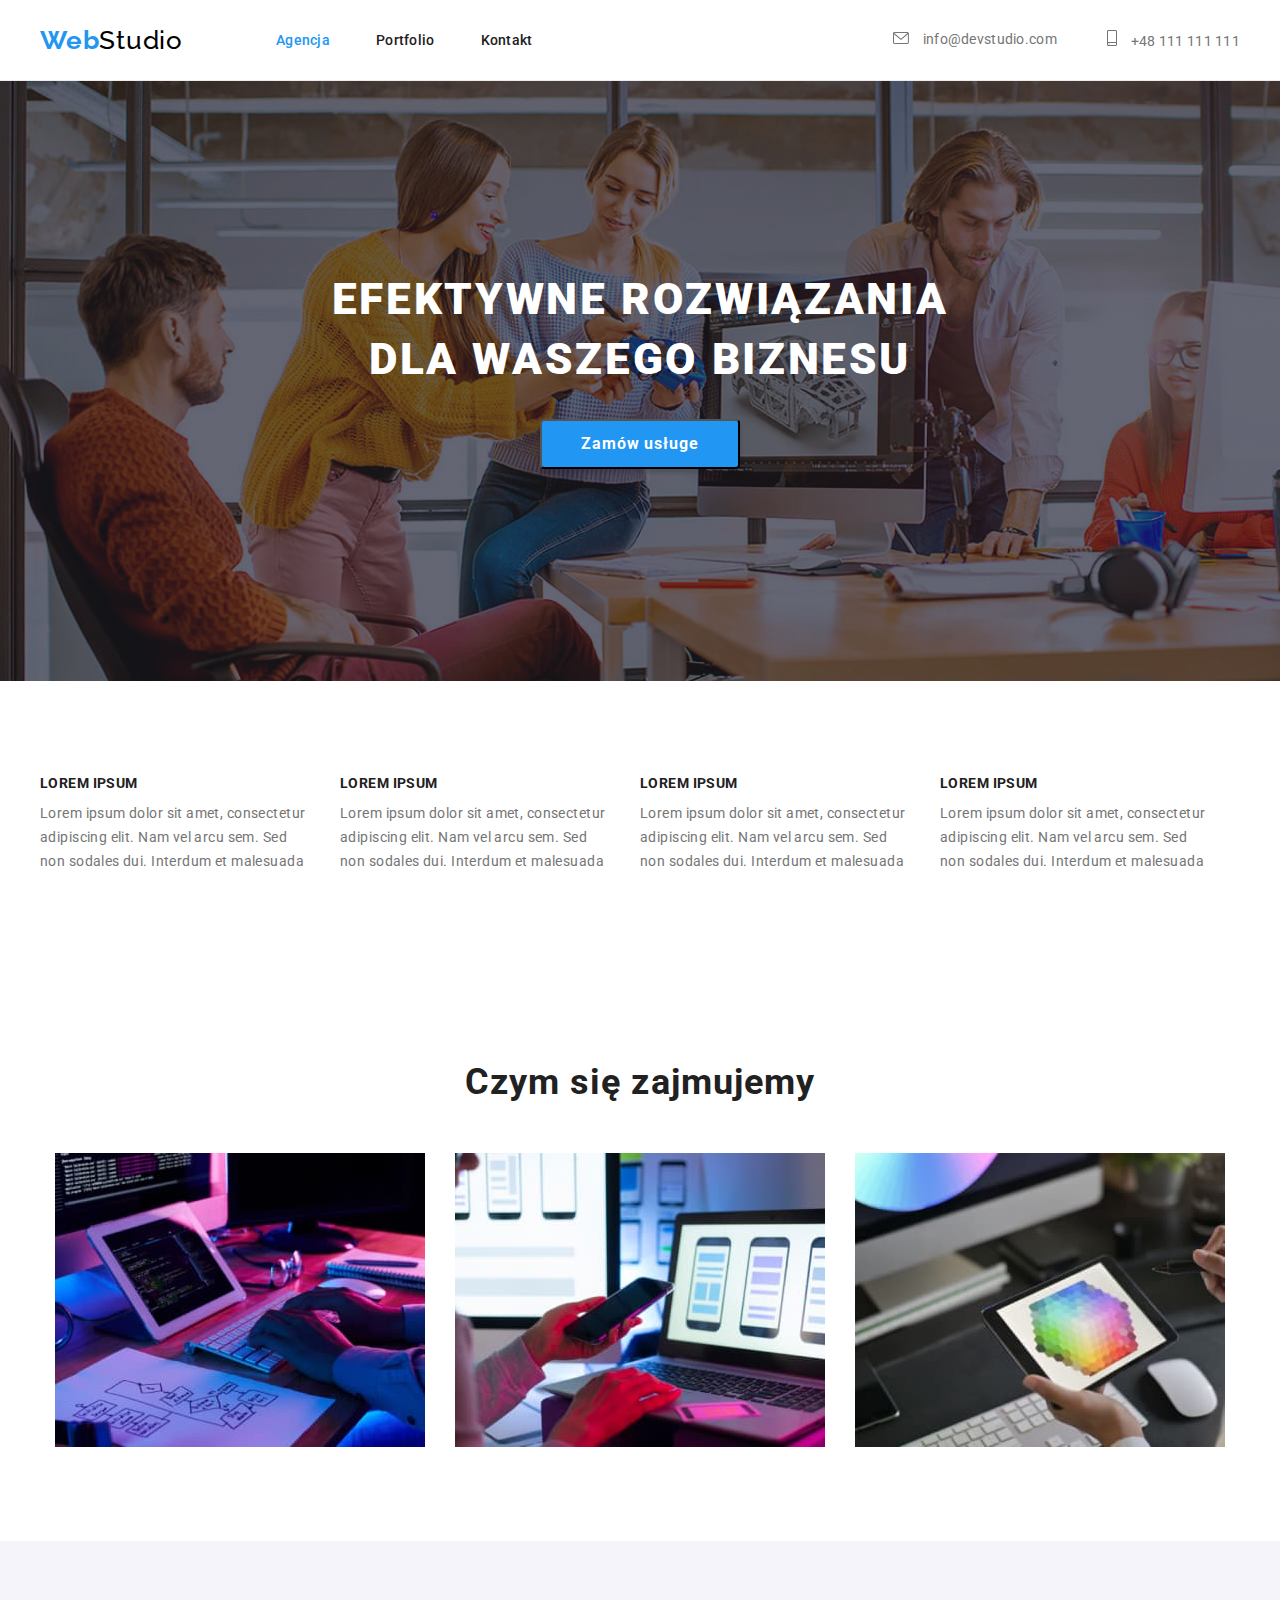
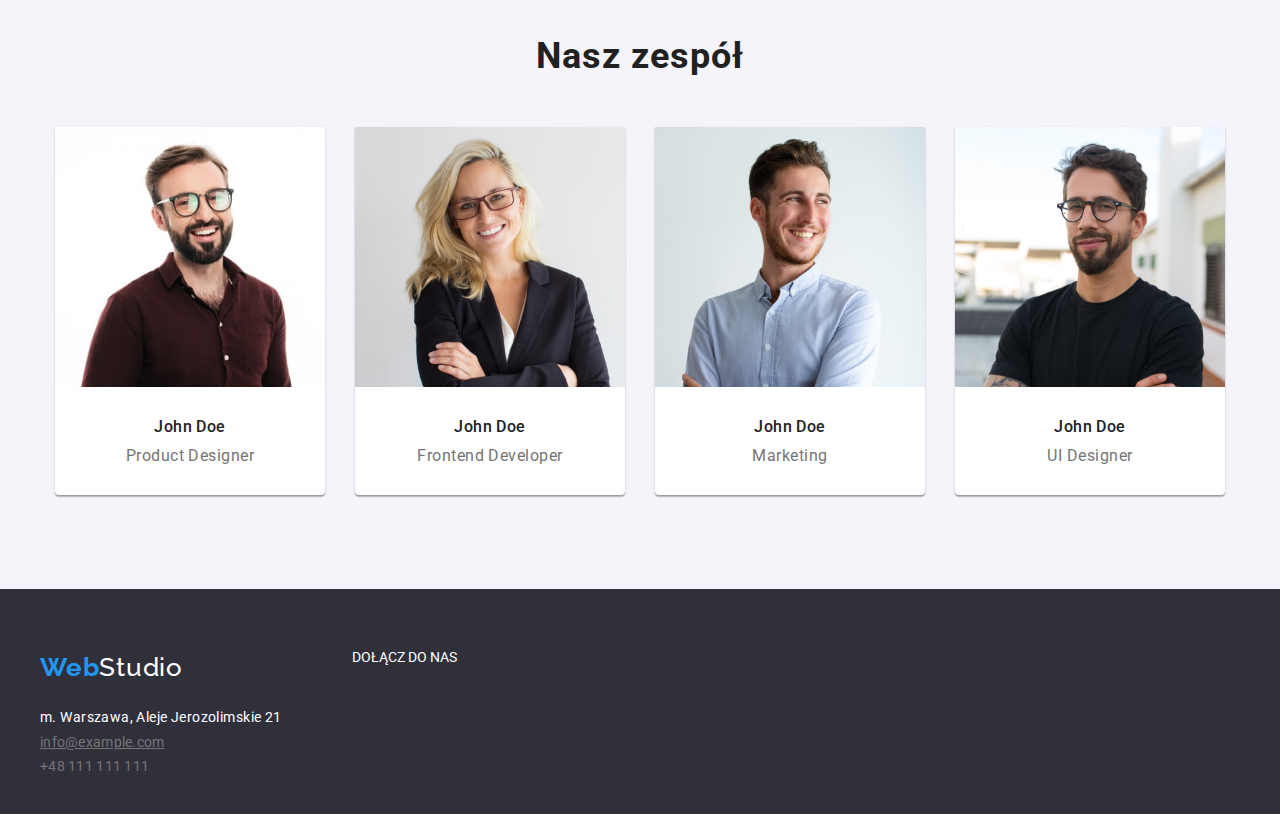
<file: index.html>
<!DOCTYPE html>
<html lang="en">
  <head>
    <meta charset="UTF-8" />
    <meta http-equiv="X-UA-Compatible" content="IE=edge" />
    <meta name="viewport" content="width=device-width, initial-scale=1.0" />
    <title>Studio</title>
    <link
      rel="stylesheet"
      href="https://cdnjs.cloudflare.com/ajax/libs/modern-normalize/1.1.0/modern-normalize.min.css"
    />
    <link rel="preconnect" href="https://fonts.googleapis.com" />
    <link rel="preconnect" href="https://fonts.gstatic.com" crossorigin />
    <link
      href="https://fonts.googleapis.com/css2?family=Raleway:wght@700&family=Roboto:wght@400;500;700;900&display=swap"
      rel="stylesheet"
    />
    <link rel="stylesheet" href="css/styles.css" />
  </head>
  <header class="header">
    <div class="container">
      <div class="header-container">
        <a class="link-normal" href="./index.html"
          ><span class="web-title">Web</span
          ><span class="web-title-black">Studio</span>
        </a>
        <nav class="nav">
          <ul class="nav-list">
            <li>
              <a class="link-normal link-current" href="./index.html"
                >Agencja</a
              >
            </li>
            <li>
              <a class="link-normal" href="./portfolio.html">Portfolio</a>
            </li>
            <li><a class="link-normal" href="#">Kontakt</a></li>
          </ul>
        </nav>
        <ul class="contact-list">
          <li>
            <svg class="icon-contacts" height="12px" width="16px">
              <use href="./images/icons.svg#icon-envelope"></use>
            </svg>
            <a class="contacts" href="mailto:info@devstudio.com"
              >info@devstudio.com</a
            >
          </li>
          <li>
            <svg class="icon-contacts" height="16px" width="10px">
              <use href="./images/icons.svg#icon-smartphone"></use>
            </svg>
            <a class="contacts" href="tel:+48111111111">+48 111 111 111</a>
          </li>
        </ul>
      </div>
    </div>
  </header>
  <body>
    <section class="section banner">
      <div class="container">
        <div class="banner-flex">
          <h1 class="main-title ban-tit-items">
            efektywne rozwiązania dla waszego biznesu
          </h1>
          <div class="ban-tit-button">
            <button class="button-head" type="button">Zamów usługe</button>
          </div>
        </div>
      </div>
    </section>
    <main>
      <section class="section">
        <div class="container">
          <article>
            <ul class="about-section">
              <li class="about-li">
                <h2 class="feature-title">LOREM IPSUM</h2>
                <p class="feature-text">
                  Lorem ipsum dolor sit amet, consectetur adipiscing elit. Nam
                  vel arcu sem. Sed non sodales dui. Interdum et malesuada
                </p>
              </li>
              <li class="about-li">
                <h2 class="feature-title">LOREM IPSUM</h2>
                <p class="feature-text">
                  Lorem ipsum dolor sit amet, consectetur adipiscing elit. Nam
                  vel arcu sem. Sed non sodales dui. Interdum et malesuada
                </p>
              </li>
              <li class="about-li">
                <h2 class="feature-title">LOREM IPSUM</h2>
                <p class="feature-text">
                  Lorem ipsum dolor sit amet, consectetur adipiscing elit. Nam
                  vel arcu sem. Sed non sodales dui. Interdum et malesuada
                </p>
              </li>
              <li class="about-li">
                <h2 class="feature-title">LOREM IPSUM</h2>
                <p class="feature-text">
                  Lorem ipsum dolor sit amet, consectetur adipiscing elit. Nam
                  vel arcu sem. Sed non sodales dui. Interdum et malesuada
                </p>
              </li>
            </ul>
          </article>
        </div>
      </section>
      <section class="section">
        <div class="container">
          <article class="work-section">
            <div class="work-subtitle">
              <h2 class="subtitle">Czym się zajmujemy</h2>
            </div>
            <ul class="work-img">
              <li>
                <img
                  src="./images/programming.jpg"
                  width="370"
                  height="294"
                  alt="programming"
                />
              </li>
              <li>
                <img
                  src="./images/mobile.jpg"
                  width="370"
                  height="294"
                  alt="mobile programming"
                />
              </li>
              <li>
                <img
                  src="./images/colorstyle.jpg"
                  width="370"
                  height="294"
                  alt="style design"
                />
              </li>
            </ul>
          </article>
        </div>
      </section>
      <section class="section" style="background: #f5f4fa">
        <div class="container">
          <article class="work-section">
            <div class="work-subtitle">
              <h2 class="subtitle">Nasz zespół</h2>
            </div>
            <ul class="work-img" style="list-style: none">
              <li>
                <figure>
                  <img
                    src="./images/johndoe1.jpg"
                    width="270"
                    height="260"
                    alt="Photo of John Doe"
                  />
                  <figcaption>
                    <p class="name-title">John Doe</p>
                    <p class="name-text">Product Designer</p>
                  </figcaption>
                </figure>
              </li>
              <li>
                <figure>
                  <img
                    src="./images/johndoe2.jpg"
                    width="270"
                    height="260"
                    alt="Photo of John Doe"
                  />
                  <figcaption>
                    <p class="name-title">John Doe</p>
                    <p class="name-text">Frontend Developer</p>
                  </figcaption>
                </figure>
              </li>

              <li>
                <figure>
                  <img
                    src="./images/johndoe3.jpg"
                    width="270"
                    height="260"
                    alt="Photo of John Doe"
                  />
                  <figcaption>
                    <p class="name-title">John Doe</p>
                    <p class="name-text">Marketing</p>
                  </figcaption>
                </figure>
              </li>
              <li>
                <figure>
                  <img
                    src="./images/johndoe4.jpg"
                    width="270"
                    height="260"
                    alt="Photo of John Doe"
                  />
                  <figcaption>
                    <p class="name-title">John Doe</p>
                    <p class="name-text">UI Designer</p>
                  </figcaption>
                </figure>
              </li>
            </ul>
          </article>
        </div>
      </section>
    </main>
  </body>
  <footer class="footer">
    <section class="section foot-padd">
      <div class="container">
        <div class="foot-flex">
          <div class="foot-item">
            <a class="link-normal" href="./index.html"
              ><span class="web-title">Web</span
              ><span class="web-title-white">Studio</span></a
            >
            <address class="address-padd">
              <span class="address">m. Warszawa, Aleje Jerozolimskie 21</span
              ><br />
              <span class="contacts mail">info@example.com</span><br />
              <span class="contacts">+48 111 111 111</span><br />
            </address>
          </div>
          <div class="foot-item">
            <p>DOŁĄCZ DO NAS</p>
          </div>
        </div>
      </div>
    </section>
  </footer>
</html>
</file>
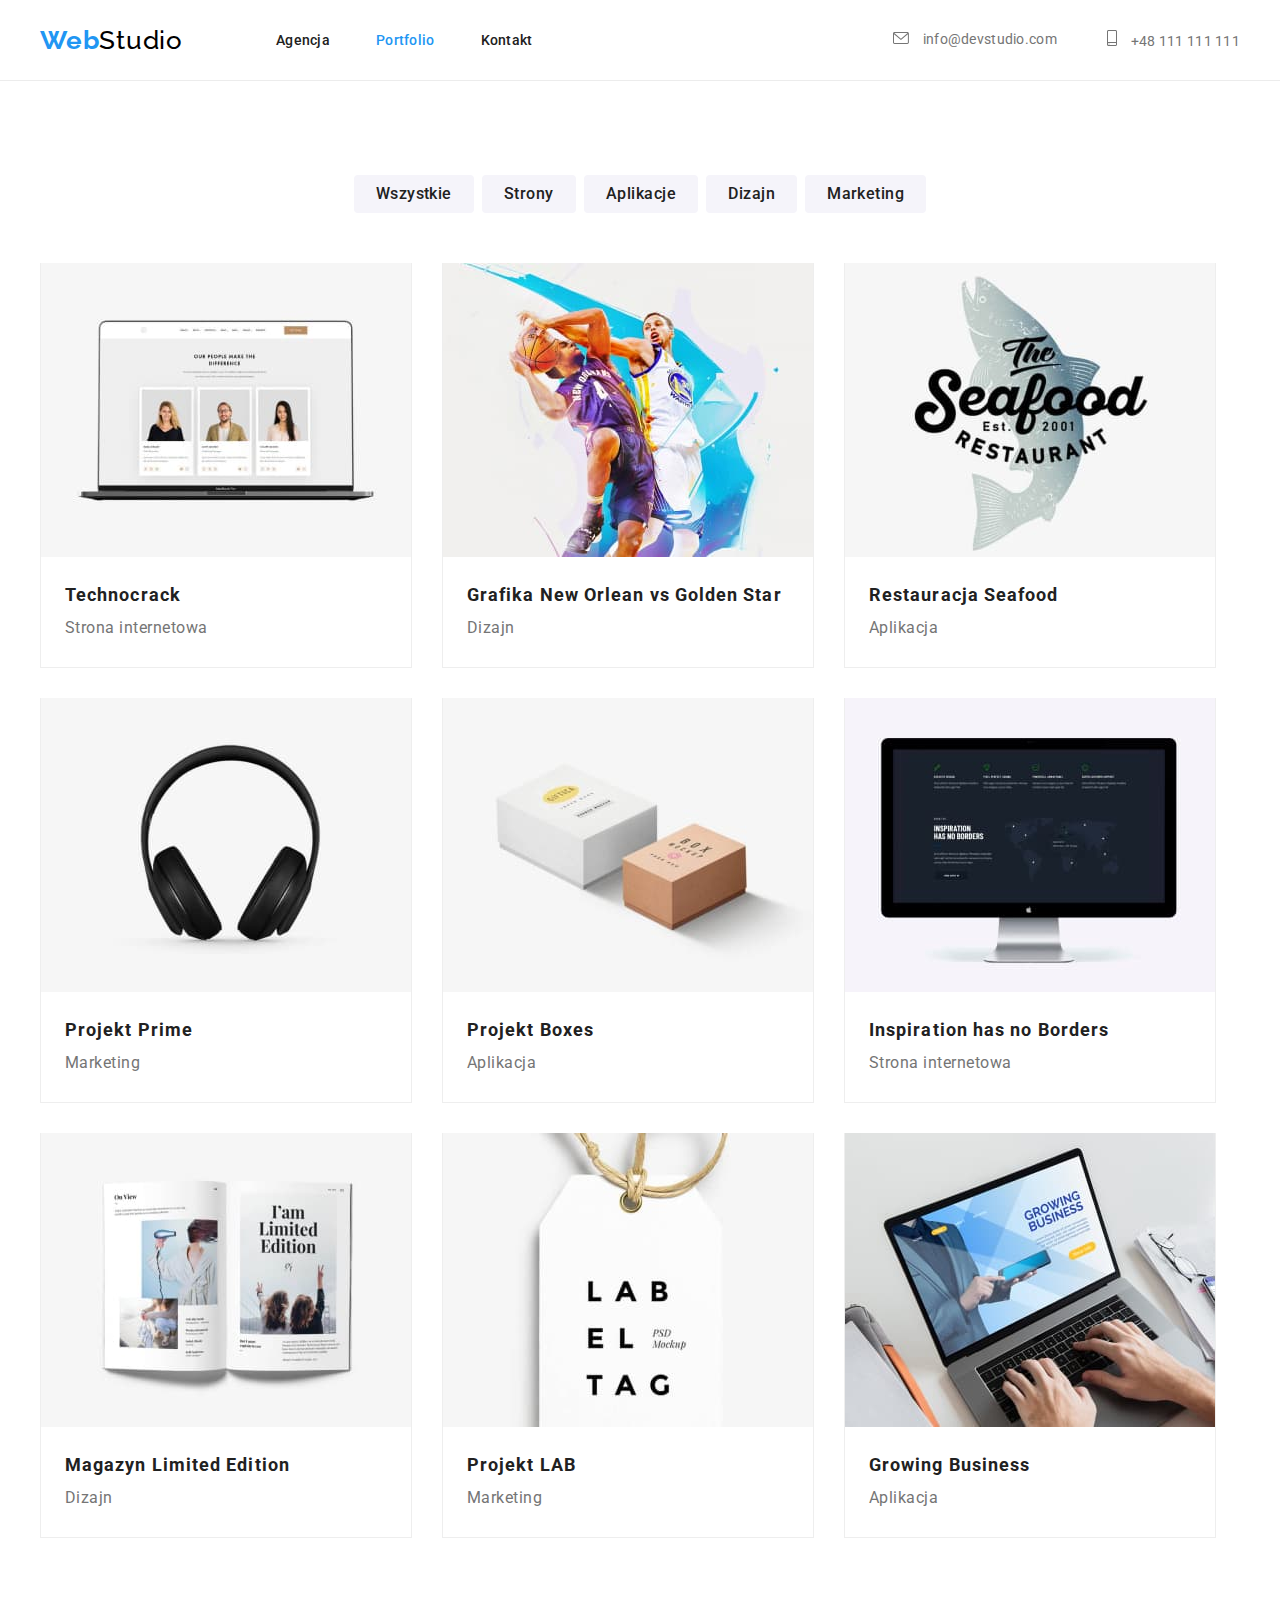
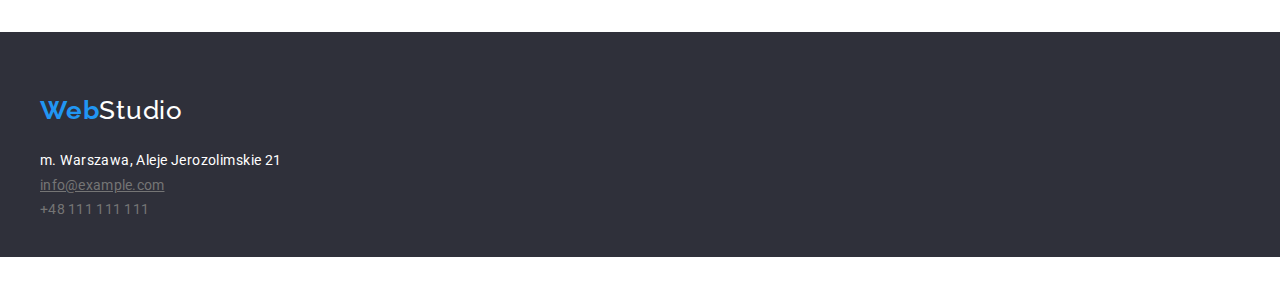
<file: portfolio.html>
<!DOCTYPE html>
<html lang="en">
  <head>
    <meta charset="UTF-8" />
    <meta http-equiv="X-UA-Compatible" content="IE=edge" />
    <meta name="viewport" content="width=device-width, initial-scale=1.0" />
    <title>Portfolio</title>
    <link
      rel="stylesheet"
      href="https://cdnjs.cloudflare.com/ajax/libs/modern-normalize/1.1.0/modern-normalize.min.css"
    />
    <link rel="preconnect" href="https://fonts.googleapis.com" />
    <link rel="preconnect" href="https://fonts.gstatic.com" crossorigin />
    <link
      href="https://fonts.googleapis.com/css2?family=Raleway:wght@700&family=Roboto:wght@400;500;700;900&display=swap"
      rel="stylesheet"
    />
    <link rel="stylesheet" href="css/styles.css" />
  </head>
  <header class="header">
    <div class="container">
      <div class="header-container">
        <a class="link-normal" href="./index.html"
          ><span class="web-title">Web</span
          ><span class="web-title-black">Studio</span>
        </a>
        <nav class="nav">
          <ul class="nav-list">
            <li><a class="link-normal" href="./index.html">Agencja</a></li>
            <li>
              <a class="link-normal link-current" href="./portfolio.html"
                >Portfolio</a
              >
            </li>
            <li><a class="link-normal" href="#">Kontakt</a></li>
          </ul>
        </nav>
        <ul class="contact-list">
          <li>
            <svg class="icon-contacts" height="12px" width="16px">
              <use href="./images/icons.svg#icon-envelope"></use>
            </svg>
            <a class="contacts" href="mailto:info@devstudio.com"
              >info@devstudio.com</a
            >
          </li>
          <li>
            <svg class="icon-contacts" height="16px" width="10px">
              <use href="./images/icons.svg#icon-smartphone"></use>
            </svg>
            <a class="contacts" href="tel:+48111111111">+48 111 111 111</a>
          </li>
        </ul>
      </div>
    </div>
  </header>
  <body>
    <main>
      <section class="section">
        <div class="container">
          <ul class="flex-buttons" style="list-style: none">
            <li>
              <button class="button-filter" type="button">Wszystkie</button>
            </li>
            <li><button class="button-filter" type="button">Strony</button></li>
            <li>
              <button class="button-filter" type="button">Aplikacje</button>
            </li>
            <li><button class="button-filter" type="button">Dizajn</button></li>
            <li>
              <button class="button-filter" type="button">Marketing</button>
            </li>
          </ul>
            <ul class="photos-cards">
              <li class="photos-li">
                <figure class="fig">
                  <img
                    src="./images/technocrack.jpg"
                    width="370"
                    height="294"
                    alt="Photo of John Doe"
                  />
                  <figcaption>
                    <p class="image-title">Technocrack</p>
                    <p class="image-text">Strona internetowa</p>
                  </figcaption>
                </figure>
              </li>
              <li class="photos-li">
                <figure class="fig">
                  <img
                    src="./images/orlean-star.jpg"
                    width="370"
                    height="294"
                    alt="Photo of John Doe"
                  />
                  <figcaption>
                    <p class="image-title">Grafika New Orlean vs Golden Star</p>
                    <p class="image-text">Dizajn</p>
                  </figcaption>
                </figure>
              </li>
              <li class="photos-li">
                <figure class="fig">
                  <img
                    src="./images/seafood.jpg"
                    width="370"
                    height="294"
                    alt="Photo of John Doe"
                  />
                  <figcaption>
                    <p class="image-title">Restauracja Seafood</p>
                    <p class="image-text">Aplikacja</p>
                  </figcaption>
                </figure>
              </li>
              <li class="photos-li">
                <figure class="fig">
                  <img
                    src="./images/prime.jpg"
                    width="370"
                    height="294"
                    alt="Photo of John Doe"
                  />
                  <figcaption>
                    <p class="image-title">Projekt Prime</p>
                    <p class="image-text">Marketing</p>
                  </figcaption>
                </figure>
              </li>
              <li class="photos-li">
                <figure class="fig">
                  <img
                    src="./images/boxes.jpg"
                    width="370"
                    height="294"
                    alt="Photo of John Doe"
                  />
                  <figcaption>
                    <p class="image-title">Projekt Boxes</p>
                    <p class="image-text">Aplikacja</p>
                  </figcaption>
                </figure>
              </li>
              <li class="photos-li">
                <figure class="fig">
                  <img
                    src="./images/inspiration.jpg"
                    width="370"
                    height="294"
                    alt="Photo of John Doe"
                  />
                  <figcaption>
                    <p class="image-title">Inspiration has no Borders</p>
                    <p class="image-text">Strona internetowa</p>
                  </figcaption>
                </figure>
              </li>
              <li class="photos-li">
                <figure class="fig">
                  <img
                    src="./images/magasine.jpg"
                    width="370"
                    height="294"
                    alt="Photo of John Doe"
                  />
                  <figcaption>
                    <p class="image-title">Magazyn Limited Edition</p>
                    <p class="image-text">Dizajn</p>
                  </figcaption>
                </figure>
              </li>
              <li class="photos-li">
                <figure class="fig">
                  <img
                    src="./images/project-lab.jpg"
                    width="370"
                    height="294"
                    alt="Photo of John Doe"
                  />
                  <figcaption>
                    <p class="image-title">Projekt LAB</p>
                    <p class="image-text">Marketing</p>
                  </figcaption>
                </figure>
              </li>
              <li class="photos-li">
                <figure class="fig">
                  <img
                    src="./images/growing.jpg"
                    width="370"
                    height="294"
                    alt="Photo of John Doe"
                  />
                  <figcaption>
                    <p class="image-title">Growing Business</p>
                    <p class="image-text">Aplikacja</p>
                  </figcaption>
                </figure>
              </li>
            </ul>
          </div>
        </div>
      </section>
    </main>
  </body>
  <footer class="footer">
    <section class="section foot-padd">
      <div class="container">
        <a class="link-normal" href="./index.html"
          ><span class="web-title">Web</span
          ><span class="web-title-white">Studio</span></a
        >
        <address class="address-padd">
          <span class="address">m. Warszawa, Aleje Jerozolimskie 21</span><br />
          <span class="contacts mail">info@example.com</span><br />
          <span class="contacts">+48 111 111 111</span><br />
        </address>
      </div>
    </section>
  </footer>
</html>
</file>
<file: css/styles.css>
/* html main styles */
body {
  font-family: "Roboto", sans-serif;
  color: #212121;
}
img {
  display: block;
}
.image-title {
  font-weight: 700;
  font-size: 18px;
  line-height: 200%;
  letter-spacing: 0.06em;
  margin: 20px 24px 0px 24px;
}

.image-text {
  font-size: 16px;
  line-height: 188%;
  letter-spacing: 0.03em;
  color: #757575;
  margin: 0px 24px 0px 24px;
}

.main-title {
  font-weight: 900;
  font-size: 44px;
  line-height: 60px;
  letter-spacing: 0.06em;
  text-transform: uppercase;
  color: #ffffff;
  align-items: center;
  text-align: center;
}
.feature-title {
  font-weight: 700;
  font-size: 14px;
  line-height: 16px;
  letter-spacing: 0.03em;
  text-transform: uppercase;
  padding: 0px 0px 10px 0px;
}

.feature-text {
  max-width: 270px;
  font-size: 14px;
  line-height: 24px;
  letter-spacing: 0.03em;
  color: #757575;
}

.subtitle {
  font-weight: 700;
  font-size: 36px;
  line-height: 42px;
  letter-spacing: 0.03em;
  text-align: center;
  padding: 0px 0px 50px 0px;
}

.name-title {
  font-weight: 500;
  font-size: 16px;
  line-height: 19px;
  letter-spacing: 0.03em;
  text-align: center;
  padding: 30px 0px 10px 0px;
}

.name-text {
  font-size: 16px;
  line-height: 19px;
  letter-spacing: 0.03em;
  color: #757575;
  text-align: center;
}

.web-title {
  font-family: "Raleway";
  text-decoration: none;
  font-weight: 700;
  font-size: 26px;
  line-height: 31px;
  letter-spacing: 0.03em;
  color: #2196f3;
}
.web-title-black {
  font-family: "Raleway";
  font-size: 26px;
  line-height: 36px;
  letter-spacing: 0.03em;
  color: #000000;
}

.web-title-white {
  font-family: "Raleway";
  font-size: 26px;
  line-height: 36px;
  letter-spacing: 0.03em;
  color: #ffffff;
}

.link-normal {
  text-decoration: none;
  color: #212121;
  font-family: "Roboto";
  font-weight: 500;
  font-size: 14px;
  line-height: 16px;
  letter-spacing: 0.02em;
}

.link-normal:hover {
  color: #2196f3;
}

.link-current {
  color: #2196f3;
}

.contacts {
  color: #757575;
  font-style: normal;
  font-family: "Roboto";
  font-size: 14px;
  line-height: 16px;
  letter-spacing: 0.02em;
  text-decoration: none;
}

.mail {
  text-decoration-line: underline;
}

.contacts:hover {
  color: #2196f3;
}

.button-filter:hover {
  background: #2196f3;
}
.button-filter {
  padding: 0px 22px;
  cursor: pointer;
  height: 38px;
  background: #f5f4fa;
  border-radius: 4px;
  font-weight: 500;
  font-size: 16px;
  line-height: 162%;
  text-align: center;
  letter-spacing: 0.03em;
  color: #212121;
  border-radius: 4px;
  border: none;
}

.button-head {
  width: 200px;
  height: 50px;
  cursor: pointer;
  background: #2196f3;
  box-shadow: 0px 4px 4px rgba(0, 0, 0, 0.15);
  border-radius: 4px;
  font-weight: 700;
  font-size: 16px;
  line-height: 30px;
  letter-spacing: 0.06em;
  color: #ffffff;
  text-align: center;
  align-items: center;
}

.button-head:hover {
  background: #ffffff;
  color: #000000;
}

.address {
  font-family: "Roboto";
  font-style: normal;
  font-size: 14px;
  line-height: 171%;
  letter-spacing: 0.03em;
  color: #ffffff;
}

.header {
  background: #ffffff;
  max-width: 1600px;
  margin: auto;
  border: 1px solid #ececec;
  border-width: 0px 0px 1px 0px;
}

.banner {
  background-image: linear-gradient(
      0deg,
      rgba(47, 48, 58, 0.4) 0%,
      rgba(47, 48, 58, 0.4) 100%
    ),
    url("../images/main-background.jpg");
  background-repeat: no-repeat;
  background-size: cover;

  height: 600px;
}
.footer {
  background: #2f303a;
  max-width: 1600px;
  margin: auto;
  height: 225px;
}
/* html main styles */
/* flexbox main styles */
* {
  box-sizing: border-box;
  margin: 0;
  padding: 0;
}

.container {
  width: 1200px;
  height: 100%;
  margin: auto;
}

.section {
  max-width: 1600px;
  padding: 94px 0px 94px 0px;
  margin: auto;
}
/* flexbox main styles */
/* portolio header */
.header-container {
  width: 1200px;
  height: 80px;
  display: flex;
  align-items: center;
  justify-content: flex-start;
  gap: 93px;
}

.nav-list {
  list-style: none;
  display: flex;
  gap: 46px;
}

.contact-list {
  list-style: none;
  display: flex;
  gap: 50px;
  margin-right: 0px;
  margin-left: auto;
}
/* portolio header */
/* portolio photo cards */
.photos-cards {
  display: flex;
  height: 100%;
  list-style: none;
  flex-wrap: wrap;
  column-gap: 30px;
  gap: 30px;
}

.photos-li {
  flex-basis: calc(100% / 3);
  border: 1px solid #eeeeee;
  border-width: 0px 1px 1px 1px;
  max-width: fit-content;
  column-gap: 30px;
  gap: 30px;
}

.fig {
  background: #ffffff;
  width: 370px;
  height: 404px;
}
.flex-buttons {
  display: flex;
  justify-content: center;
  list-style: none;
  gap: 8px;
  padding-bottom: 50px;
}
/* portolio photo cards */
/*  footer */
.address-padd {
  padding: 20px 0px 0px 0px;
  line-height: 24px;
}
.address-padd span {
  margin: 9px 0px 9px 0px;
}
.foot-padd {
  padding: 60px 0px 60px 0px;
}
.foot-flex {
  display: flex;
  flex-direction: row;
  gap: 70px;
}
.foot-item {
  display: flex;
  flex-direction: column;
}
.foot-item p {
  color: #ffffff;
  font-size: 14px;
}

/*  footer */
/* agencja banner */
.banner-flex {
  display: flex;
  flex-direction: column;
  align-items: center;
  gap: 30px;
  padding: 94px 0px 0px 0px;
}
.ban-tit-items {
  justify-content: center;
  max-width: 696px;
  max-height: 120px;
}
.ban-tit-button {
  justify-content: center;
}
/* agencja banner */
/* agencja czym sie zajmujemy */
.about-section {
  display: flex;
  list-style: none;
  max-width: 1170px;
  gap: 30px;
}
.about-li {
  justify-content: space-between;
}
.work-section {
  display: flex;
  list-style: none;
  flex-direction: column;
  align-items: center;
}
.work-img {
  display: flex;
  list-style: none;
  flex-direction: row;
  gap: 30px;
}
.work-subtitle {
  list-style: none;
}
.work-img figure {
  background: #ffffff;
  width: 270px;
  height: 368px;
  box-shadow: 0px 1px 3px rgba(0, 0, 0, 0.12), 0px 1px 1px rgba(0, 0, 0, 0.14),
    0px 2px 1px rgba(0, 0, 0, 0.2);
  border-radius: 0px 0px 4px 4px;
}

/* icons svg  styles */
.icon {
}
.icon-contacts {
  margin-left: 0px;
  margin-right: 10px;
}
/* icons svg  styles */
</file>
